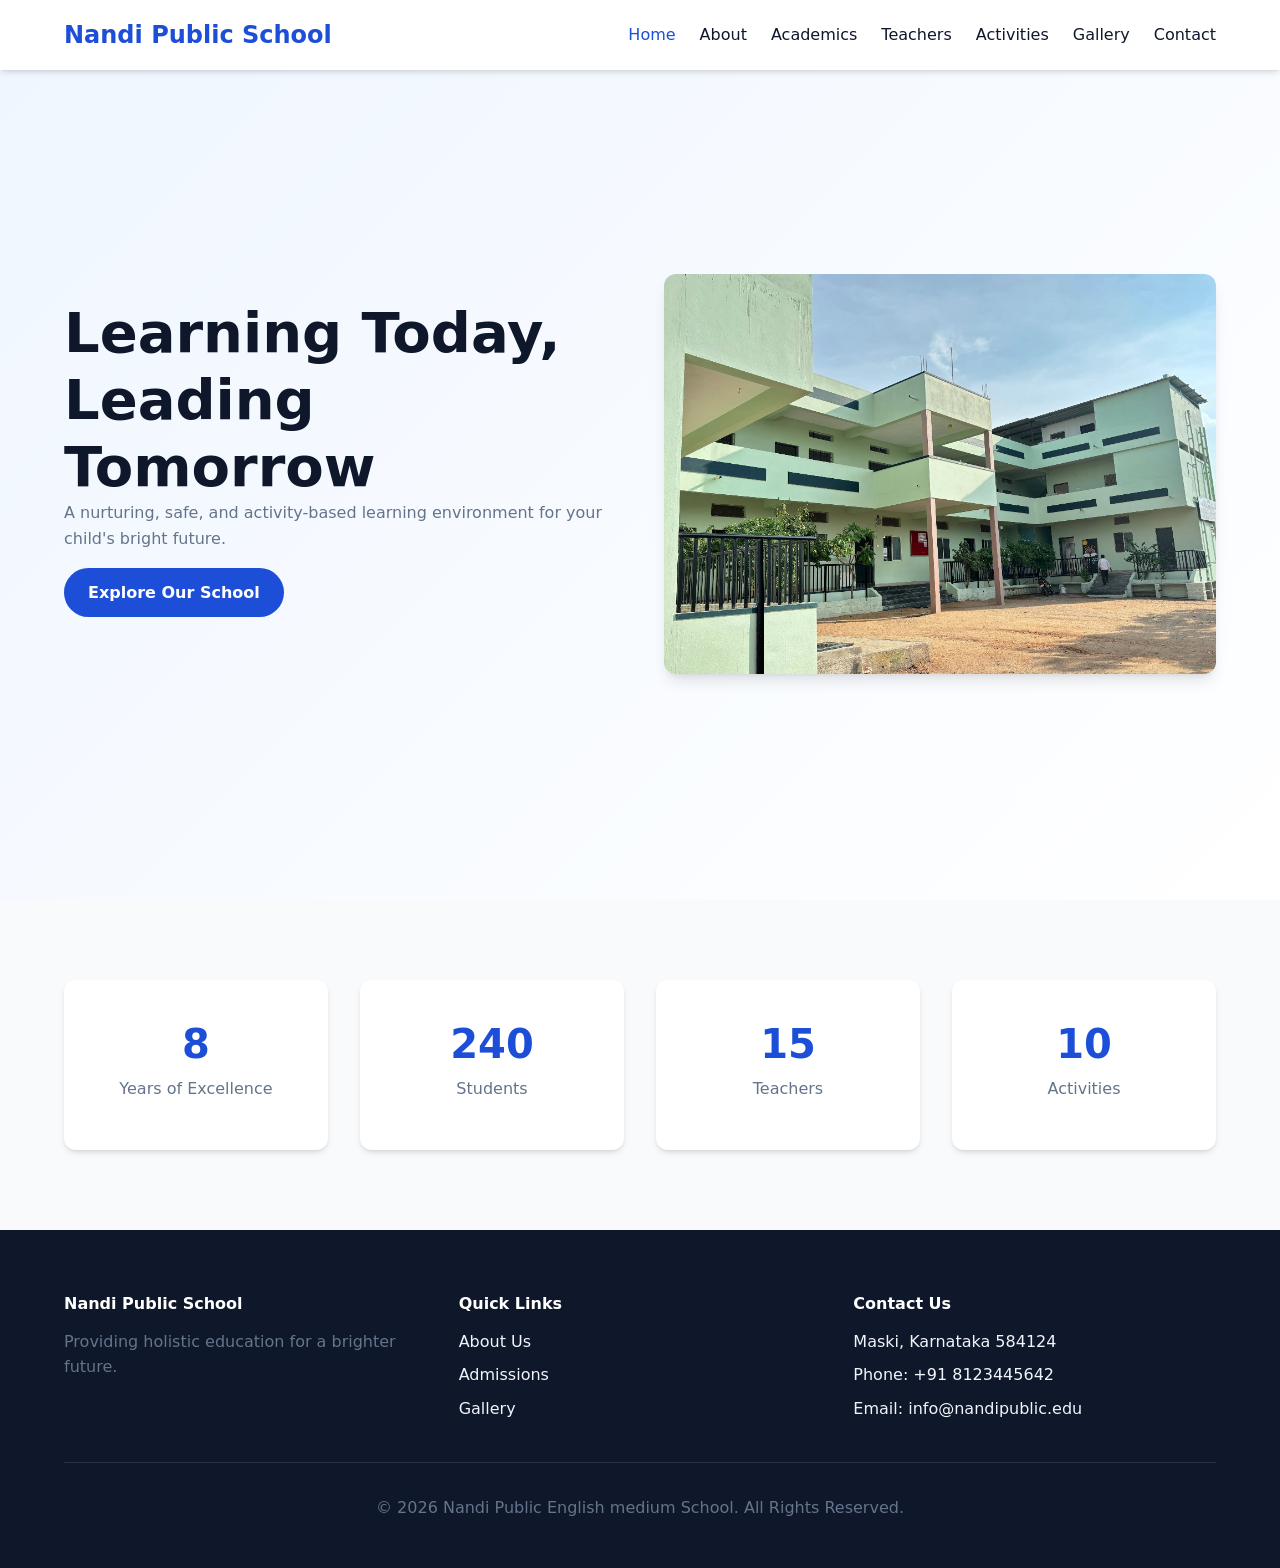
<file: index.html>
<!DOCTYPE html>
<html lang="en">

<head>
  <meta charset="UTF-8">
  <meta name="viewport" content="width=device-width, initial-scale=1.0">
  <meta name="description" content="Nandi Public English medium School - Providing quality primary education.">
  <title>Home | Nandi Public English medium School</title>
  <link rel="stylesheet" href="css/style.css">
</head>

<body>
   <!-- Header -->
  <header class="header">
    <div class="container">
      <a href="index.html" class="logo">Nandi Public School</a>
      <button class="hamburger">☰</button>
      <nav class="nav-links">
        <a href="index.html">Home</a>
        <a href="about.html">About</a>
        <a href="academics.html">Academics</a>
        <!-- <a href="admissions.html">Admissions</a> -->
        <a href="teachers.html">Teachers</a>
        <a href="activities.html">Activities</a>
        <a href="gallery.html">Gallery</a>
        <a href="contact.html">Contact</a>
      </nav>
    </div>
  </header>

  <!-- Hero Section -->
  <section class="hero">
    <div class="container">
      <div class="hero-content reveal">
        <h1>Learning Today, Leading Tomorrow</h1>
        <p>A nurturing, safe, and activity-based learning environment for your child's bright future.</p>
        <div class="hero-btns">
          <a href="about.html" class="btn btn-primary">Explore Our School</a>
          <!-- <a href="admissions.html" class="btn btn-outline">Admission Enquiry</a> -->
        </div>
      </div>
      <div class="hero-image reveal">
        <!-- Placeholder Image -->
        <div
          style="background: #e2e8f0; width: 100%; height: 400px; display: flex; align-items: center; justify-content: center; border-radius: var(--radius);">
          <span style="color: #64748b;"><img src="./images/nandi-public-school.png" alt=""></span>
        </div>
      </div>
    </div>
  </section>

  <!-- Stats Section -->
  <section class="section bg-light">
    <div class="container grid grid-4">
      <div class="stat-card card reveal">
        <div class="stat-number" data-target="15">0</div>
        <p>Years of Excellence</p>
      </div>
      <div class="stat-card card reveal">
        <div class="stat-number" data-target="500">0</div>
        <p>Students</p>
      </div>
      <div class="stat-card card reveal">
        <div class="stat-number" data-target="30">0</div>
        <p>Teachers</p>
      </div>
      <div class="stat-card card reveal">
        <div class="stat-number" data-target="20">0</div>
        <p>Activities</p>
      </div>
    </div>
  </section>

  <!-- Footer -->
  <footer class="footer">
    <div class="container">
      <div class="footer-grid">
        <div>
          <h4>Nandi Public School</h4>
          <p>Providing holistic education for a brighter future.</p>
        </div>
        <div>
          <h4>Quick Links</h4>
          <ul>
            <li><a href="about.html">About Us</a></li>
            <li><a href="admissions.html">Admissions</a></li>
            <li><a href="gallery.html">Gallery</a></li>
          </ul>
        </div>
        <div>
          <h4>Contact Us</h4>
          <ul>
            <li>Maski, Karnataka 584124</li>
            <li>Phone: +91 8123445642</li>
            <li>Email: info@nandipublic.edu</li>
          </ul>
        </div>
      </div>
      <div class="footer-bottom">
        <p>&copy; <span id="current-year"></span> Nandi Public English medium School. All Rights Reserved.</p>
      </div>
    </div>
  </footer>
  <script src="js/script.js"></script>
</body>

</html>
</file>
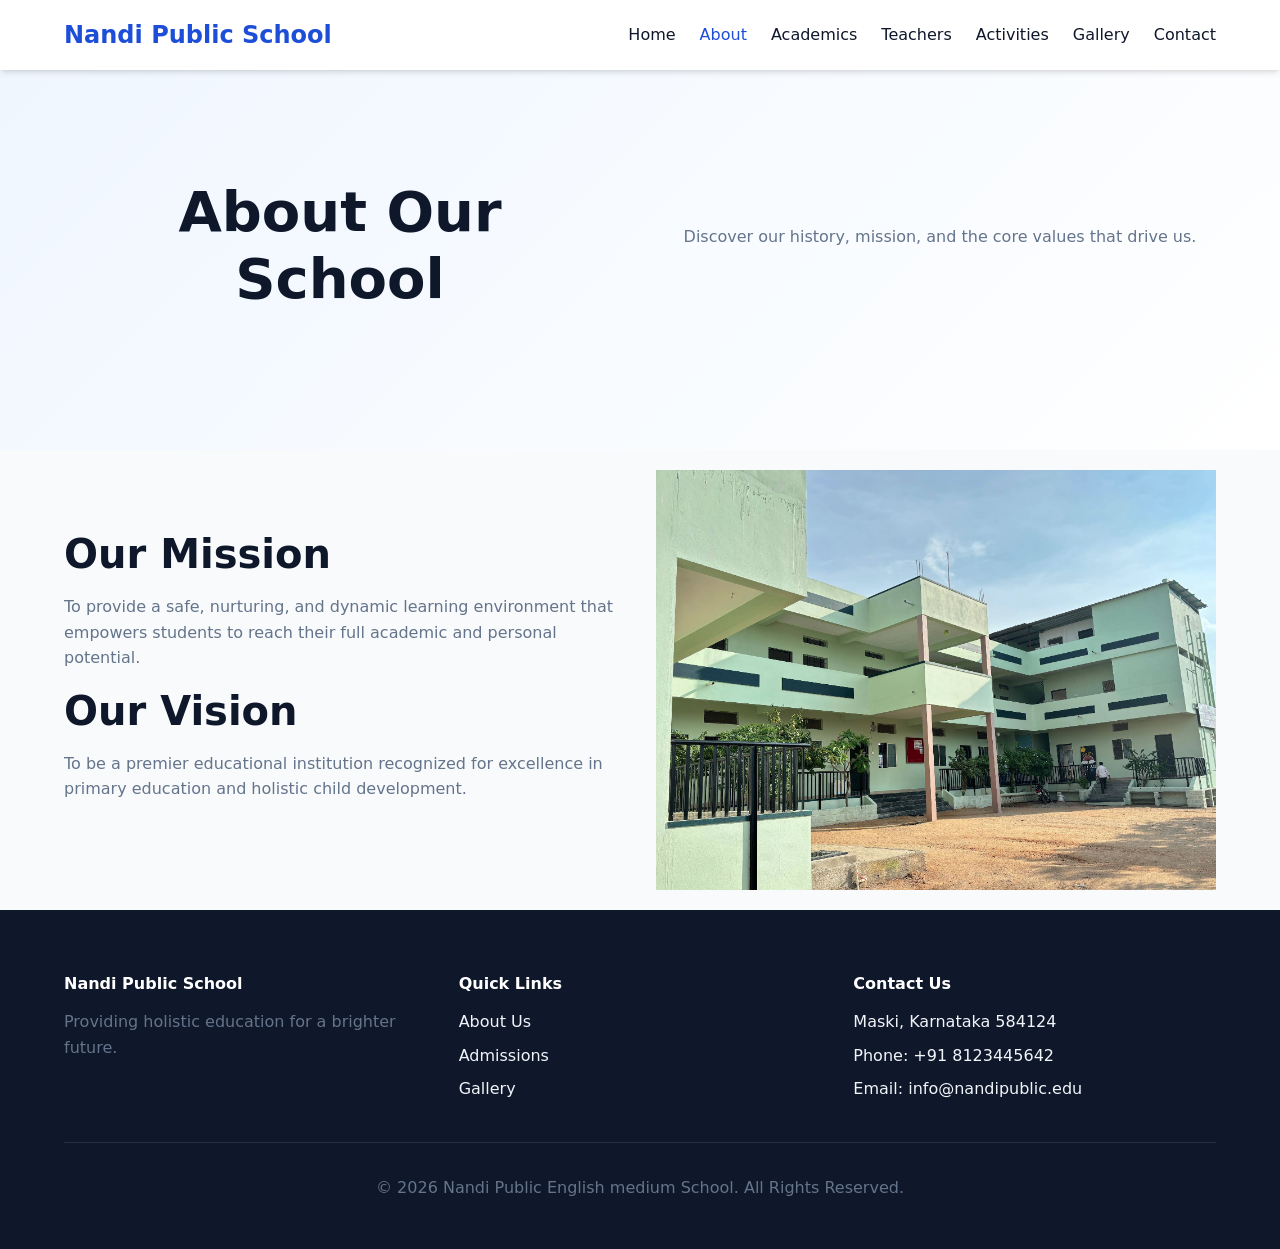
<file: about.html>
<!DOCTYPE html>
<html lang="en">

<head>
  <meta charset="UTF-8">
  <meta name="viewport" content="width=device-width, initial-scale=1.0">
  <title>About Us | Nandi Public English medium School</title>
  <link rel="stylesheet" href="css/style.css">
</head>

<body>
  <!-- Header -->
  <header class="header">
    <div class="container">
      <a href="index.html" class="logo">Nandi Public School</a>
      <button class="hamburger">☰</button>
      <nav class="nav-links">
        <a href="index.html">Home</a>
        <a href="about.html">About</a>
        <a href="academics.html">Academics</a>
        <!-- <a href="admissions.html">Admissions</a> -->
        <a href="teachers.html">Teachers</a>
        <a href="activities.html">Activities</a>
        <a href="gallery.html">Gallery</a>
        <a href="contact.html">Contact</a>
      </nav>
    </div>
  </header>

  <section class="hero" style="min-height: 50vh; padding-top: 120px;">
    <div class="container text-center reveal">
      <h1>About Our School</h1>
      <p>Discover our history, mission, and the core values that drive us.</p>
    </div>
  </section>

  <section class="section">
    <div class="container grid grid-2">
      <div class="reveal">
        <h2>Our Mission</h2>
        <p>To provide a safe, nurturing, and dynamic learning environment that empowers students to reach their full
          academic and personal potential.</p>
        <h2>Our Vision</h2>
        <p>To be a premier educational institution recognized for excellence in primary education and holistic child
          development.</p>
      </div>
      <div class="reveal">
        <!-- Placeholder -->
        <div
          style="background: #e2e8f0; width: 100%; height: 300px; display: flex; align-items: center; justify-content: center; border-radius: var(--radius);">
          <span style="color: #64748b;"> <img src="./images/nandi-public-school.png" alt="School Building"> </span>
        </div>
      </div>
    </div>
  </section>

   <!-- Footer -->
  <footer class="footer">
    <div class="container">
      <div class="footer-grid">
        <div>
          <h4>Nandi Public School</h4>
          <p>Providing holistic education for a brighter future.</p>
        </div>
        <div>
          <h4>Quick Links</h4>
          <ul>
            <li><a href="about.html">About Us</a></li>
            <li><a href="admissions.html">Admissions</a></li>
            <li><a href="gallery.html">Gallery</a></li>
          </ul>
        </div>
        <div>
          <h4>Contact Us</h4>
          <ul>
            <li>Maski, Karnataka 584124</li>
            <li>Phone: +91 8123445642</li>
            <li>Email: info@nandipublic.edu</li>
          </ul>
        </div>
      </div>
      <div class="footer-bottom">
        <p>&copy; <span id="current-year"></span> Nandi Public English medium School. All Rights Reserved.</p>
      </div>
    </div>
  </footer>
  
  <script src="js/script.js"></script>
</body>

</html>
</file>
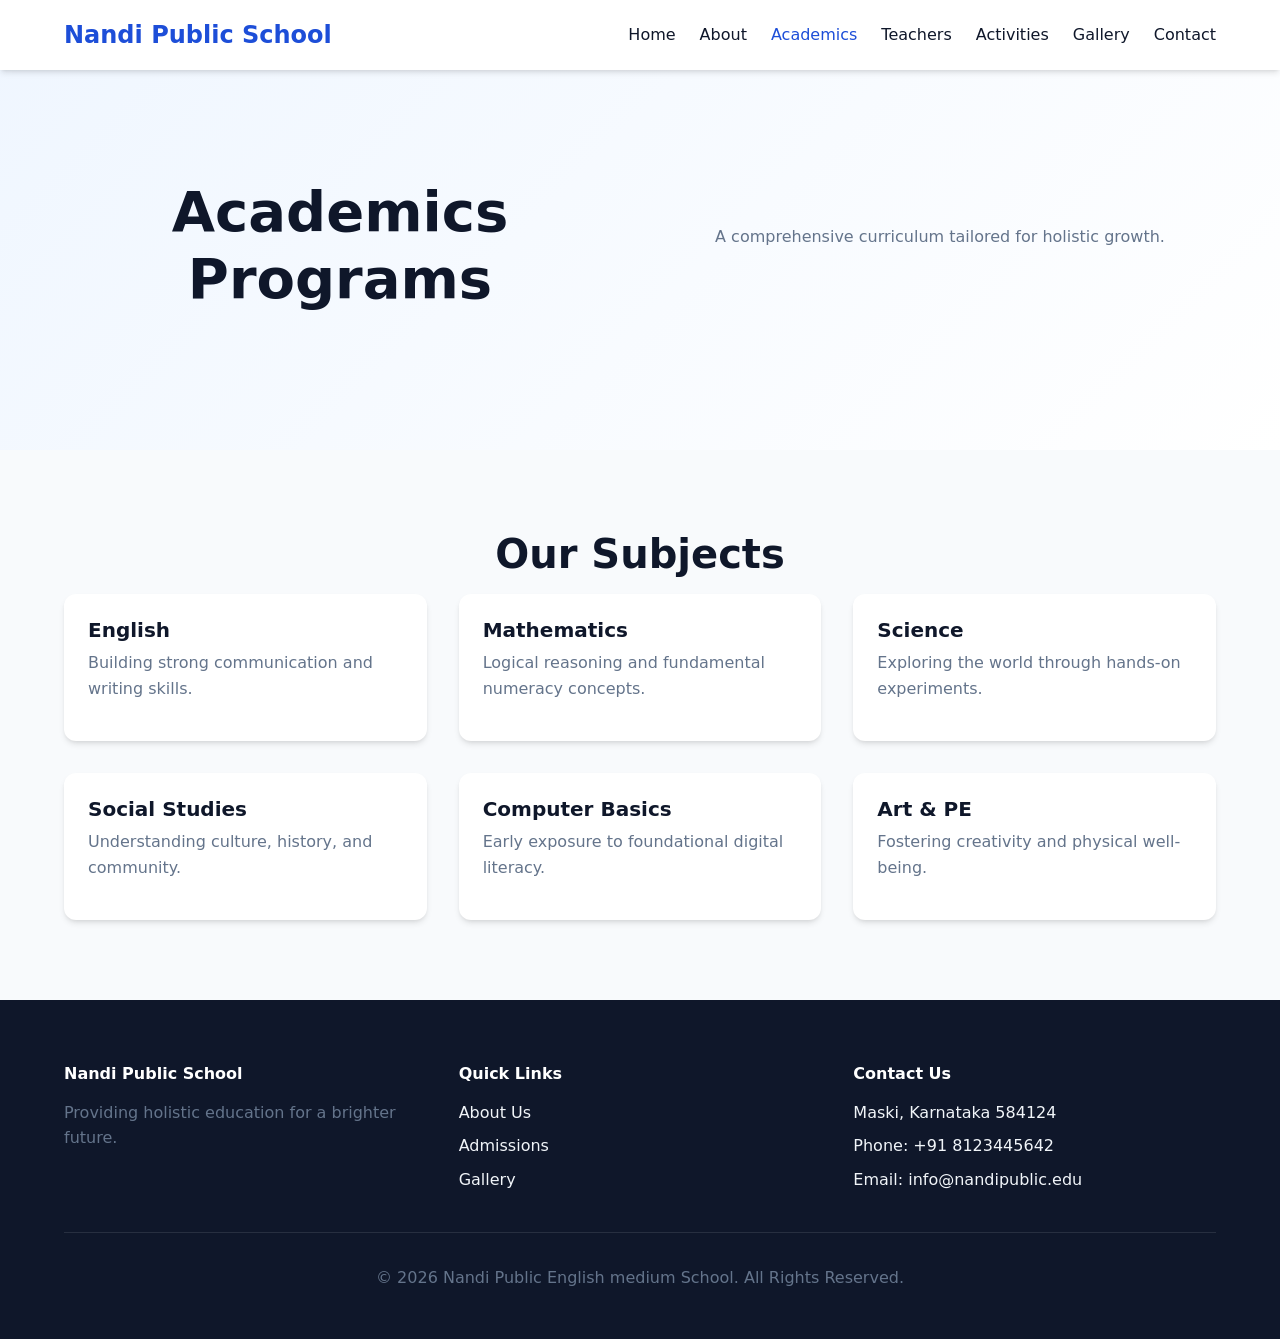
<file: academics.html>
<!DOCTYPE html>
<html lang="en">

<head>
  <meta charset="UTF-8">
  <meta name="viewport" content="width=device-width, initial-scale=1.0">
  <title>Academics | Nandi Public English medium School</title>
  <link rel="stylesheet" href="css/style.css">
</head>

<body>
   <!-- Header -->
  <header class="header">
    <div class="container">
      <a href="index.html" class="logo">Nandi Public School</a>
      <button class="hamburger">☰</button>
      <nav class="nav-links">
        <a href="index.html">Home</a>
        <a href="about.html">About</a>
        <a href="academics.html">Academics</a>
        <!-- <a href="admissions.html">Admissions</a> -->
        <a href="teachers.html">Teachers</a>
        <a href="activities.html">Activities</a>
        <a href="gallery.html">Gallery</a>
        <a href="contact.html">Contact</a>
      </nav>
    </div>
  </header>

  <section class="hero" style="min-height: 50vh; padding-top: 120px;">
    <div class="container text-center reveal">
      <h1>Academics Programs</h1>
      <p>A comprehensive curriculum tailored for holistic growth.</p>
    </div>
  </section>

  <section class="section">
    <div class="container">
      <h2 class="text-center reveal">Our Subjects</h2>
      <div class="grid grid-3 reveal">
        <div class="card">
          <h3>English</h3>
          <p>Building strong communication and writing skills.</p>
        </div>
        <div class="card">
          <h3>Mathematics</h3>
          <p>Logical reasoning and fundamental numeracy concepts.</p>
        </div>
        <div class="card">
          <h3>Science</h3>
          <p>Exploring the world through hands-on experiments.</p>
        </div>
        <div class="card">
          <h3>Social Studies</h3>
          <p>Understanding culture, history, and community.</p>
        </div>
        <div class="card">
          <h3>Computer Basics</h3>
          <p>Early exposure to foundational digital literacy.</p>
        </div>
        <div class="card">
          <h3>Art & PE</h3>
          <p>Fostering creativity and physical well-being.</p>
        </div>
      </div>
    </div>
  </section>

  <!-- Footer -->
  <footer class="footer">
    <div class="container">
      <div class="footer-grid">
        <div>
          <h4>Nandi Public School</h4>
          <p>Providing holistic education for a brighter future.</p>
        </div>
        <div>
          <h4>Quick Links</h4>
          <ul>
            <li><a href="about.html">About Us</a></li>
            <li><a href="admissions.html">Admissions</a></li>
            <li><a href="gallery.html">Gallery</a></li>
          </ul>
        </div>
        <div>
          <h4>Contact Us</h4>
          <ul>
            <li>Maski, Karnataka 584124</li>
            <li>Phone: +91 8123445642</li>
            <li>Email: info@nandipublic.edu</li>
          </ul>
        </div>
      </div>
      <div class="footer-bottom">
        <p>&copy; <span id="current-year"></span> Nandi Public English medium School. All Rights Reserved.</p>
      </div>
    </div>
  </footer>
  <script src="js/script.js"></script>
</body>

</html>
</file>
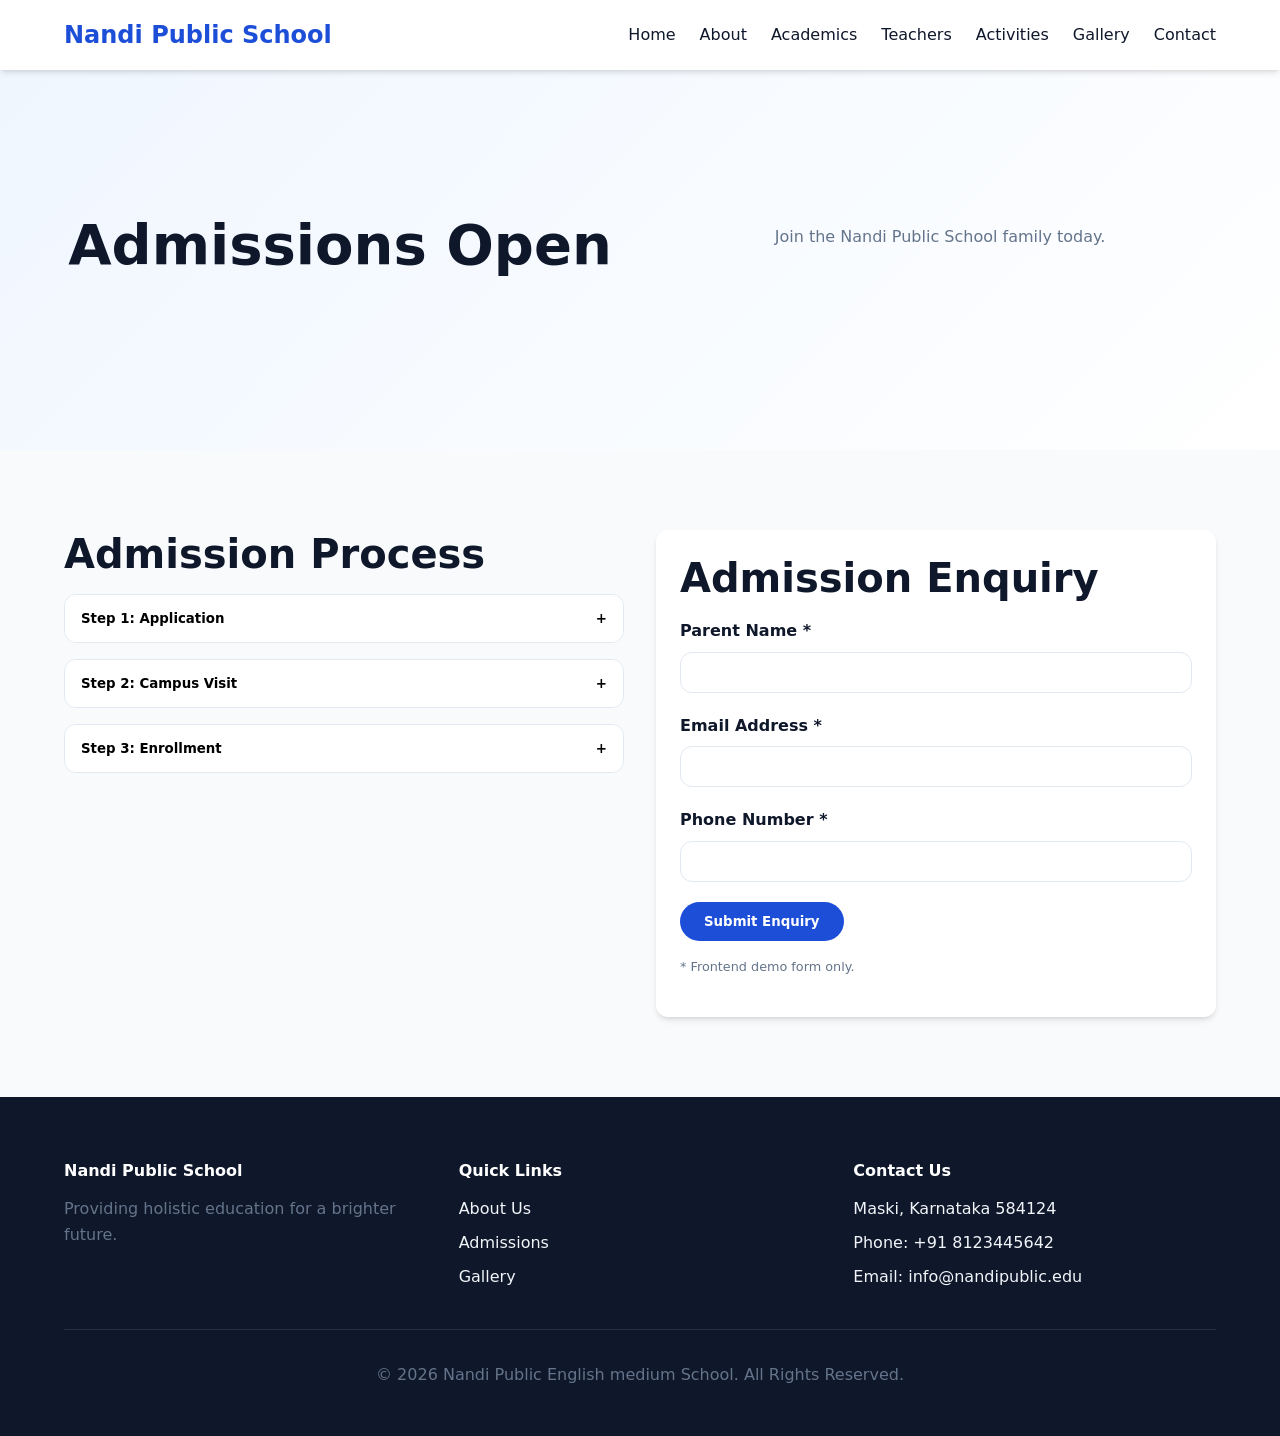
<file: admissions.html>
<!DOCTYPE html>
<html lang="en">

<head>
  <meta charset="UTF-8">
  <meta name="viewport" content="width=device-width, initial-scale=1.0">
  <title>Admissions | Nandi Public English medium School</title>
  <link rel="stylesheet" href="css/style.css">
</head>

<body>
   <!-- Header -->
  <header class="header">
    <div class="container">
      <a href="index.html" class="logo">Nandi Public School</a>
      <button class="hamburger">☰</button>
      <nav class="nav-links">
        <a href="index.html">Home</a>
        <a href="about.html">About</a>
        <a href="academics.html">Academics</a>
        <!-- <a href="admissions.html">Admissions</a> -->
        <a href="teachers.html">Teachers</a>
        <a href="activities.html">Activities</a>
        <a href="gallery.html">Gallery</a>
        <a href="contact.html">Contact</a>
      </nav>
    </div>
  </header>

  <section class="hero" style="min-height: 50vh; padding-top: 120px;">
    <div class="container text-center reveal">
      <h1>Admissions Open</h1>
      <p>Join the Nandi Public School family today.</p>
    </div>
  </section>

  <section class="section">
    <div class="container grid grid-2">
      <div class="reveal">
        <h2>Admission Process</h2>
        <div class="accordion-item">
          <button class="accordion-header" aria-expanded="false">Step 1: Application <span>+</span></button>
          <div class="accordion-content">
            <p>Submit the online enquiry form below to start.</p>
          </div>
        </div>
        <div class="accordion-item">
          <button class="accordion-header" aria-expanded="false">Step 2: Campus Visit <span>+</span></button>
          <div class="accordion-content">
            <p>We will schedule a campus tour for parents and child.</p>
          </div>
        </div>
        <div class="accordion-item">
          <button class="accordion-header" aria-expanded="false">Step 3: Enrollment <span>+</span></button>
          <div class="accordion-content">
            <p>Submit required documents (Birth Certificate, Photos).</p>
          </div>
        </div>
      </div>

      <div class="card reveal">
        <h2>Admission Enquiry</h2>
        <div class="form-success">Thank you! Your enquiry has been submitted.</div>
        <form class="validate-form" novalidate>
          <div class="form-group">
            <label class="form-label">Parent Name *</label>
            <input type="text" class="form-control" required>
            <div class="form-error">This field is required.</div>
          </div>
          <div class="form-group">
            <label class="form-label">Email Address *</label>
            <input type="email" class="form-control" required pattern="[a-z0-9._%+-]+@[a-z0-9.-]+\.[a-z]{2,}$">
            <div class="form-error">Please enter a valid email.</div>
          </div>
          <div class="form-group">
            <label class="form-label">Phone Number *</label>
            <input type="tel" class="form-control" required>
            <div class="form-error">Phone number is required.</div>
          </div>
          <button type="submit" class="btn btn-primary">Submit Enquiry</button>
          <p style="font-size: 0.8rem; margin-top: 1rem;">* Frontend demo form only.</p>
        </form>
      </div>
    </div>
  </section>

   <!-- Footer -->
  <footer class="footer">
    <div class="container">
      <div class="footer-grid">
        <div>
          <h4>Nandi Public School</h4>
          <p>Providing holistic education for a brighter future.</p>
        </div>
        <div>
          <h4>Quick Links</h4>
          <ul>
            <li><a href="about.html">About Us</a></li>
            <li><a href="admissions.html">Admissions</a></li>
            <li><a href="gallery.html">Gallery</a></li>
          </ul>
        </div>
        <div>
          <h4>Contact Us</h4>
          <ul>
            <li>Maski, Karnataka 584124</li>
            <li>Phone: +91 8123445642</li>
            <li>Email: info@nandipublic.edu</li>
          </ul>
        </div>
      </div>
      <div class="footer-bottom">
        <p>&copy; <span id="current-year"></span> Nandi Public English medium School. All Rights Reserved.</p>
      </div>
    </div>
  </footer>
  <script src="js/script.js"></script>
</body>

</html>
</file>
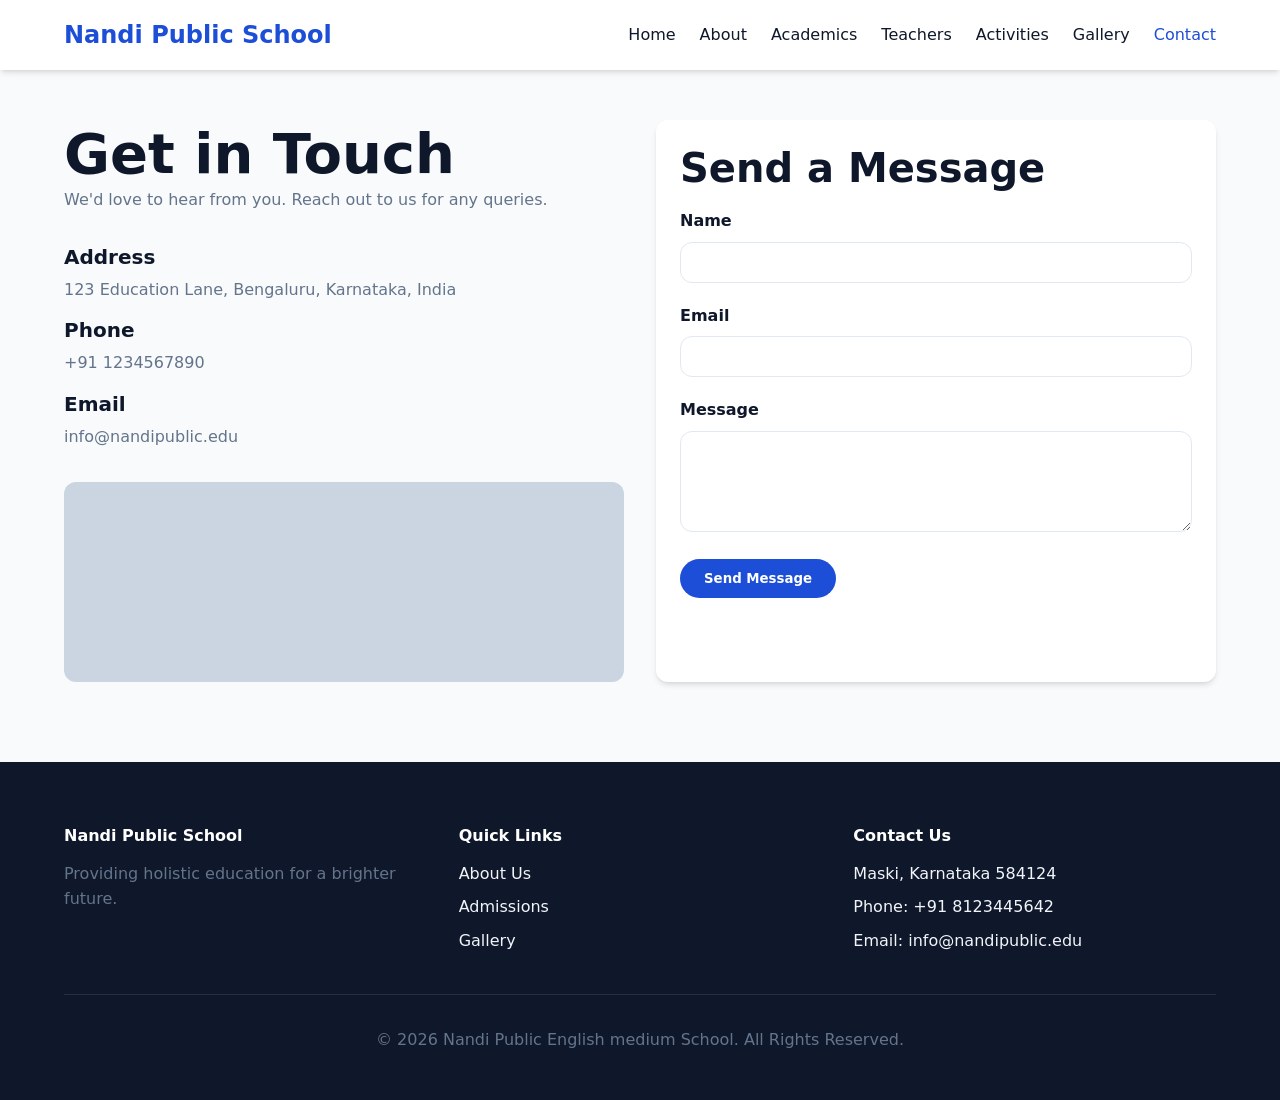
<file: contact.html>
<!DOCTYPE html>
<html lang="en">

<head>
  <meta charset="UTF-8">
  <meta name="viewport" content="width=device-width, initial-scale=1.0">
  <title>Contact Us | Nandi Public English medium School</title>
  <link rel="stylesheet" href="css/style.css">
</head>

<body>
   <!-- Header -->
  <header class="header">
    <div class="container">
      <a href="index.html" class="logo">Nandi Public School</a>
      <button class="hamburger">☰</button>
      <nav class="nav-links">
        <a href="index.html">Home</a>
        <a href="about.html">About</a>
        <a href="academics.html">Academics</a>
        <!-- <a href="admissions.html">Admissions</a> -->
        <a href="teachers.html">Teachers</a>
        <a href="activities.html">Activities</a>
        <a href="gallery.html">Gallery</a>
        <a href="contact.html">Contact</a>
      </nav>
    </div>
  </header>

  <section class="section" style="padding-top: 120px;">
    <div class="container grid grid-2">
      <div class="reveal">
        <h1>Get in Touch</h1>
        <p>We'd love to hear from you. Reach out to us for any queries.</p>
        <div style="margin-top:2rem;">
          <h3>Address</h3>
          <p>123 Education Lane, Bengaluru, Karnataka, India</p>
          <h3>Phone</h3>
          <p>+91 1234567890</p>
          <h3>Email</h3>
          <p>info@nandipublic.edu</p>
        </div>
        <!-- Map Placeholder -->
        <div
          style="width:100%; height:200px; background:#cbd5e1; border-radius:var(--radius); display:flex; align-items:center; justify-content:center; margin-top:2rem; padding:20px;">
          <span ><iframe src="https://www.google.com/maps/embed?pb=!1m14!1m8!1m3!1d30690.720473552792!2d76.62563511083984!3d15.943608200000014!3m2!1i1024!2i768!4f13.1!3m3!1m2!1s0x3bb7e53df20f52f5%3A0x267977279c8ef203!2sNandi%20Public%20English%20medium%20School%20Maski!5e0!3m2!1sen!2sin!4v1791001553973!5m2!1sen!2sin" style="border:0;" allowfullscreen="" loading="lazy" referrerpolicy="strict-origin-when-cross-origin"></iframe></span>
        </div>
      </div>
      <div class="card reveal">
        <h2>Send a Message</h2>
        <div class="form-success">Message sent successfully!</div>
        <form class="validate-form" novalidate>
          <div class="form-group"><label class="form-label">Name</label><input type="text" class="form-control"
              required>
            <div class="form-error">Required</div>
          </div>
          <div class="form-group"><label class="form-label">Email</label><input type="email" class="form-control"
              required>
            <div class="form-error">Valid email required</div>
          </div>
          <div class="form-group"><label class="form-label">Message</label><textarea class="form-control" rows="5"
              required></textarea>
            <div class="form-error">Required</div>
          </div>
          <button type="submit" class="btn btn-primary">Send Message</button>
        </form>
      </div>
    </div>
  </section>

  <footer class="footer">
    <div class="container">
      <div class="footer-grid">
        <div>
          <h4>Nandi Public School</h4>
          <p>Providing holistic education for a brighter future.</p>
        </div>
        <div>
          <h4>Quick Links</h4>
          <ul>
            <li><a href="about.html">About Us</a></li>
            <li><a href="admissions.html">Admissions</a></li>
            <li><a href="gallery.html">Gallery</a></li>
          </ul>
        </div>
        <div>
          <h4>Contact Us</h4>
          <ul>
            <li>Maski, Karnataka 584124</li>
            <li>Phone: +91 8123445642</li>
            <li>Email: info@nandipublic.edu</li>
          </ul>
        </div>
      </div>
      <div class="footer-bottom">
        <p>&copy; <span id="current-year"></span> Nandi Public English medium School. All Rights Reserved.</p>
      </div>
    </div>
  </footer>
  <script src="js/script.js"></script>
</body>

</html>
</file>
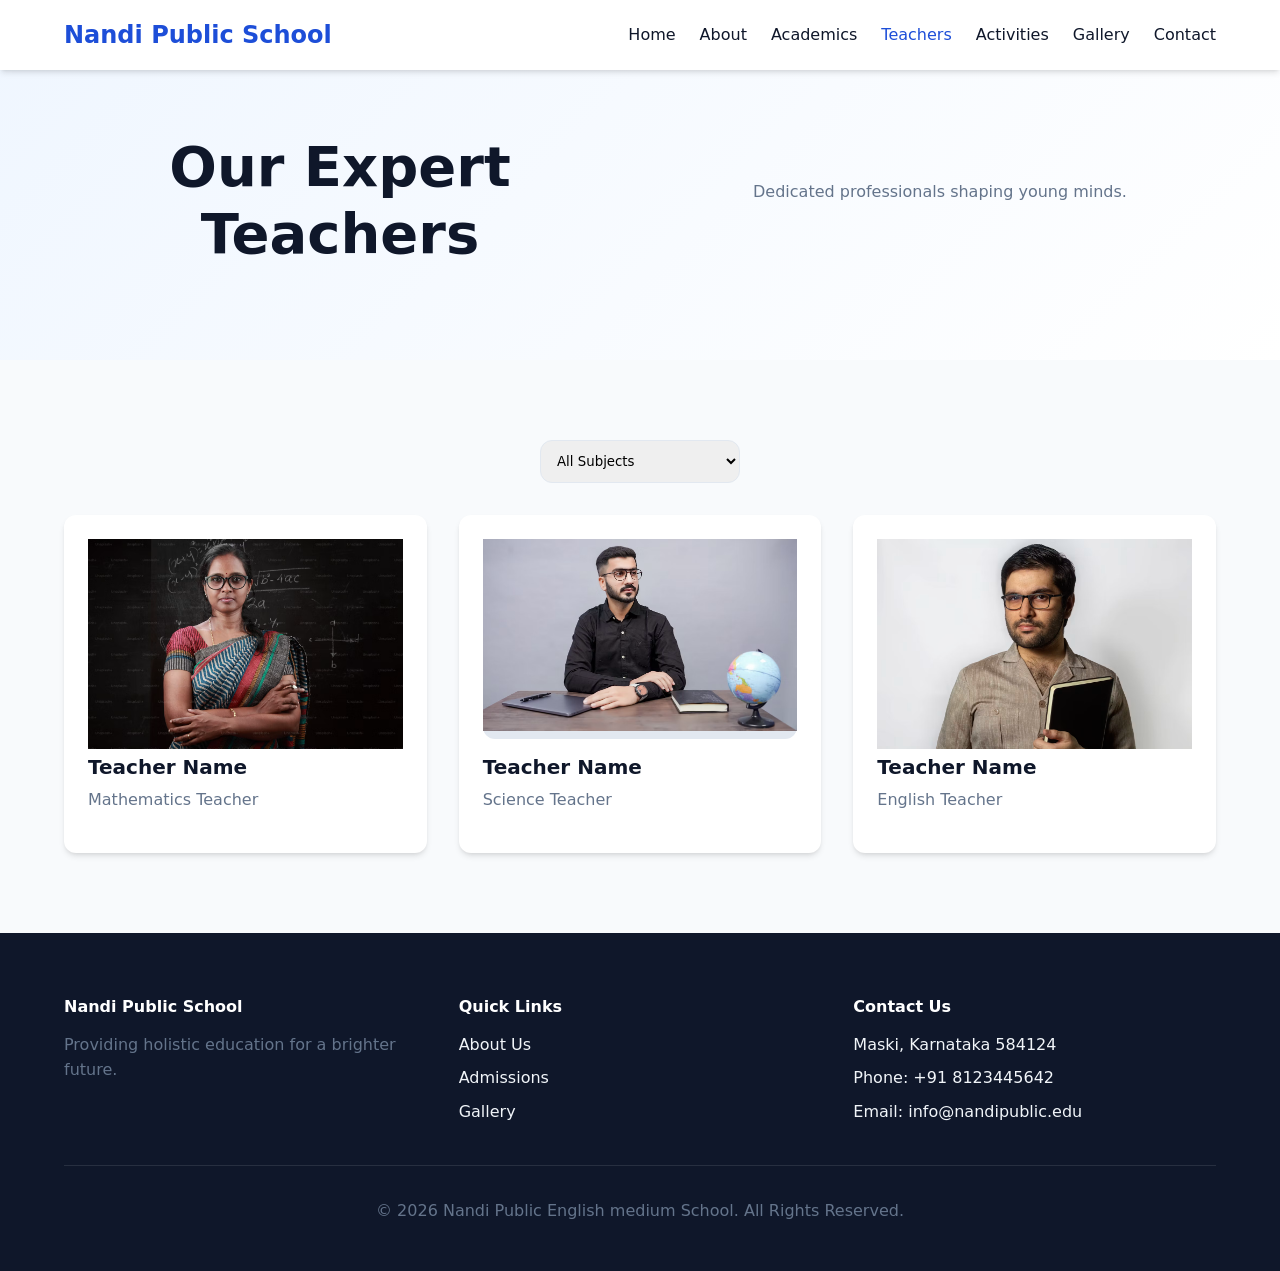
<file: teachers.html>
<!DOCTYPE html>
<html lang="en">

<head>
  <meta charset="UTF-8">
  <meta name="viewport" content="width=device-width, initial-scale=1.0">
  <title>Teachers | Nandi Public English medium School</title>
  <link rel="stylesheet" href="css/style.css">
</head>

<body>
   <!-- Header -->
  <header class="header">
    <div class="container">
      <a href="index.html" class="logo">Nandi Public School</a>
      <button class="hamburger">☰</button>
      <nav class="nav-links">
        <a href="index.html">Home</a>
        <a href="about.html">About</a>
        <a href="academics.html">Academics</a>
        <!-- <a href="admissions.html">Admissions</a> -->
        <a href="teachers.html">Teachers</a>
        <a href="activities.html">Activities</a>
        <a href="gallery.html">Gallery</a>
        <a href="contact.html">Contact</a>
      </nav>
    </div>
  </header>

  <section class="hero" style="min-height: 40vh; padding-top: 120px;">
    <div class="container text-center reveal">
      <h1>Our Expert Teachers</h1>
      <p>Dedicated professionals shaping young minds.</p>
    </div>
  </section>

  <section class="section">
    <div class="container reveal">
      <div style="display: flex; gap: 1rem; margin-bottom: 2rem; justify-content: center; flex-wrap: wrap;">
        <!-- <input type="text" id="teacher-search" class="form-control" placeholder="Search teacher name..."
          style="max-width: 300px;"> -->
        <select id="teacher-category" class="form-control" style="max-width: 200px;">
          <option value="all">All Subjects</option>
          <option value="math">Mathematics</option>
          <option value="science">Science</option>
          <option value="language">Language</option>
        </select>
      </div>

      <div class="grid grid-3" id="teachers-grid">
        <div class="card teacher-card" data-name="sarah smith" data-subject="math">
          <div style="height:200px; background:#e2e8f0; margin-bottom:1rem; border-radius:var(--radius);">
            <img src="./images/teachers/teacher1.avif" alt="Sarah Smith">
          </div>
          <h3>Teacher Name</h3>
          <p>Mathematics Teacher</p>
        </div>
        <div class="card teacher-card" data-name="john doe" data-subject="science">
          <div style="height:200px; background:#e2e8f0; margin-bottom:1rem; border-radius:var(--radius);">
            <img src="./images/teachers/teacher2.avif" alt="John Doe">
          </div>
          <h3>Teacher Name</h3>
          <p>Science Teacher</p>
        </div>
        <div class="card teacher-card" data-name="emily chen" data-subject="language">
          <div style="height:200px; background:#e2e8f0; margin-bottom:1rem; border-radius:var(--radius);">
            <img src="./images/teachers/teacher3.avif" alt="Emily Chen">
          </div>
          <h3>Teacher Name</h3>
          <p>English Teacher</p>
        </div>
      </div>
    </div>
  </section>

  <!-- Footer -->
  <footer class="footer">
    <div class="container">
      <div class="footer-grid">
        <div>
          <h4>Nandi Public School</h4>
          <p>Providing holistic education for a brighter future.</p>
        </div>
        <div>
          <h4>Quick Links</h4>
          <ul>
            <li><a href="about.html">About Us</a></li>
            <li><a href="admissions.html">Admissions</a></li>
            <li><a href="gallery.html">Gallery</a></li>
          </ul>
        </div>
        <div>
          <h4>Contact Us</h4>
          <ul>
            <li>Maski, Karnataka 584124</li>
            <li>Phone: +91 8123445642</li>
            <li>Email: info@nandipublic.edu</li>
          </ul>
        </div>
      </div>
      <div class="footer-bottom">
        <p>&copy; <span id="current-year"></span> Nandi Public English medium School. All Rights Reserved.</p>
      </div>
    </div>
  </footer>
  <script src="js/script.js"></script>
</body>

</html>
</file>
<file: css/style.css>
/* ================================
   GLOBAL VARIABLES & RESET
   ================================ */
:root {
  --primary: #1d4ed8;
  --primary-light: #eff6ff;
  --secondary: #fbbf24;
  --accent: #10b981;
  --background: #f8fafc;
  --surface: #ffffff;
  --text: #0f172a;
  --text-muted: #64748b;
  --border: #e2e8f0;
  --shadow: 0 4px 6px -1px rgb(0 0 0 / 0.1), 0 2px 4px -2px rgb(0 0 0 / 0.1);
  --shadow-lg: 0 10px 15px -3px rgb(0 0 0 / 0.1), 0 4px 6px -4px rgb(0 0 0 / 0.1);
  --radius: 0.75rem;
  --transition: all 0.3s ease;
  --font-main: 'Segoe UI', system-ui, sans-serif;
}

*,
*::before,
*::after {
  box-sizing: border-box;
  margin: 0;
  padding: 0;
}

html {
  scroll-behavior: smooth;
}

body {
  font-family: var(--font-main);
  background-color: var(--background);
  color: var(--text);
  line-height: 1.6;
  overflow-x: hidden;
}

img {
  max-width: 100%;
  height: auto;
  display: block;
}

a {
  text-decoration: none;
  color: inherit;
}

ul {
  list-style: none;
}

button {
  cursor: pointer;
  border: none;
  background: none;
  font-family: inherit;
}

/* Typography */
h1,
h2,
h3,
h4 {
  line-height: 1.2;
  font-weight: 700;
  color: var(--text);
}

h1 {
  font-size: clamp(2rem, 5vw, 3.5rem);
}

h2 {
  font-size: clamp(1.75rem, 4vw, 2.5rem);
  margin-bottom: 1rem;
}

h3 {
  font-size: 1.25rem;
  margin-bottom: 0.5rem;
}

p {
  color: var(--text-muted);
  margin-bottom: 1rem;
}

/* Utilities */
.container {
  width: 100%;
  max-width: 1200px;
  margin: 0 auto;
  padding: 0 1.5rem;
}

.section {
  padding: 5rem 0;
}

.text-center {
  text-align: center;
}

.grid {
  display: grid;
  gap: 2rem;
}

.grid-2 {
  grid-template-columns: 1fr;
}

.grid-3 {
  grid-template-columns: 1fr;
}

.grid-4 {
  grid-template-columns: 1fr;
}

@media (min-width: 768px) {
  .grid-2 {
    grid-template-columns: repeat(2, 1fr);
  }

  .grid-3 {
    grid-template-columns: repeat(2, 1fr);
  }

  .grid-4 {
    grid-template-columns: repeat(2, 1fr);
  }
}

@media (min-width: 1024px) {
  .grid-3 {
    grid-template-columns: repeat(3, 1fr);
  }

  .grid-4 {
    grid-template-columns: repeat(4, 1fr);
  }
}

/* Buttons */
.btn {
  display: inline-block;
  padding: 0.75rem 1.5rem;
  border-radius: 2rem;
  font-weight: 600;
  text-align: center;
  transition: var(--transition);
}

.btn-primary {
  background: var(--primary);
  color: #fff;
}

.btn-primary:hover {
  background: #1e3a8a;
}

.btn-secondary {
  background: var(--secondary);
  color: var(--text);
}

.btn-secondary:hover {
  background: #f59e0b;
}

.btn-outline {
  border: 2px solid var(--primary);
  color: var(--primary);
}

.btn-outline:hover {
  background: var(--primary);
  color: #fff;
}

/* ================================
   HEADER & NAVIGATION
   ================================ */
.header {
  position: fixed;
  top: 0;
  left: 0;
  width: 100%;
  background: var(--surface);
  box-shadow: var(--shadow);
  z-index: 1000;
  transition: var(--transition);
}

.header .container {
  display: flex;
  justify-content: space-between;
  align-items: center;
  height: 70px;
}

.logo {
  font-size: 1.5rem;
  font-weight: 800;
  color: var(--primary);
}

.nav-links {
  display: flex;
  gap: 1.5rem;
}

.nav-links a {
  font-weight: 500;
  transition: color 0.2s;
}

.nav-links a:hover,
.nav-links a.active {
  color: var(--primary);
}

.hamburger {
  display: none;
  font-size: 1.5rem;
  background: none;
  border: none;
  color: var(--text);
  cursor: pointer;
}

@media (max-width: 1023px) {
  .hamburger {
    display: block;
  }

  .nav-links {
    position: fixed;
    top: 70px;
    left: -100%;
    width: 100%;
    height: calc(100vh - 70px);
    background: var(--surface);
    flex-direction: column;
    align-items: center;
    padding-top: 2rem;
    transition: var(--transition);
  }

  .nav-links.nav-active {
    left: 0;
  }
}

/* ================================
   HERO SECTION
   ================================ */
.hero {
  padding: 8rem 0 5rem;
  background: linear-gradient(135deg, var(--primary-light) 0%, #ffffff 100%);
  min-height: 100vh;
  display: flex;
  align-items: center;
}

.hero-content {
  margin-bottom: 2rem;
}

.hero-btns {
  display: flex;
  gap: 1rem;
  flex-wrap: wrap;
}

.hero-image {
  border-radius: var(--radius);
  overflow: hidden;
  box-shadow: var(--shadow-lg);
}

@media (min-width: 768px) {
  .hero .container {
    display: grid;
    grid-template-columns: 1fr 1fr;
    gap: 3rem;
    align-items: center;
  }
}

/* ================================
   COMPONENTS (Cards, Forms, etc.)
   ================================ */
.card {
  background: var(--surface);
  border-radius: var(--radius);
  padding: 1.5rem;
  box-shadow: var(--shadow);
  transition: transform 0.3s ease;
}

.card:hover {
  transform: translateY(-5px);
}

.card-icon {
  width: 48px;
  height: 48px;
  margin-bottom: 1rem;
  color: var(--primary);
}

.stat-card {
  text-align: center;
  padding: 2rem;
}

.stat-number {
  font-size: 2.5rem;
  font-weight: 700;
  color: var(--primary);
}

/* Forms */
.form-group {
  margin-bottom: 1.25rem;
}

.form-label {
  display: block;
  font-weight: 600;
  margin-bottom: 0.5rem;
}

.form-control {
  width: 100%;
  padding: 0.75rem;
  border: 1px solid var(--border);
  border-radius: var(--radius);
  font-family: inherit;
}

.form-control:focus {
  outline: 2px solid var(--primary);
}

.form-error {
  color: #ef4444;
  font-size: 0.875rem;
  display: none;
  margin-top: 0.25rem;
}

.form-success {
  color: var(--accent);
  display: none;
  padding: 1rem;
  background: #ecfdf5;
  border-radius: var(--radius);
  margin-bottom: 1rem;
}

/* ================================
   GALLERY & LIGHTBOX
   ================================ */
.gallery-filters {
  display: flex;
  justify-content: center;
  gap: 1rem;
  flex-wrap: wrap;
  margin-bottom: 2rem;
}

.filter-btn {
  padding: 0.5rem 1rem;
  border-radius: 2rem;
  background: var(--surface);
  border: 1px solid var(--border);
}

.filter-btn.active {
  background: var(--primary);
  color: #fff;
}

.gallery-item {
  border-radius: var(--radius);
  overflow: hidden;
  cursor: pointer;
  position: relative;
}

.gallery-item img {
  transition: transform 0.3s ease;
  width: 100%;
  height: 250px;
  object-fit: cover;
}

.gallery-item:hover img {
  transform: scale(1.05);
}

.lightbox {
  position: fixed;
  top: 0;
  left: 0;
  width: 100%;
  height: 100%;
  background: rgba(0, 0, 0, 0.9);
  z-index: 2000;
  display: flex;
  justify-content: center;
  align-items: center;
  opacity: 0;
  pointer-events: none;
  transition: opacity 0.3s ease;
}

.lightbox.active {
  opacity: 1;
  pointer-events: auto;
}

.lightbox img {
  max-width: 90%;
  max-height: 90vh;
  border-radius: 8px;
}

.lightbox-close,
.lightbox-prev,
.lightbox-next {
  position: absolute;
  color: #fff;
  font-size: 2rem;
  cursor: pointer;
  background: none;
  border: none;
}

.lightbox-close {
  top: 20px;
  right: 30px;
}

.lightbox-prev {
  left: 20px;
  top: 50%;
  transform: translateY(-50%);
}

.lightbox-next {
  right: 20px;
  top: 50%;
  transform: translateY(-50%);
}

/* ================================
   FOOTER
   ================================ */
.footer {
  background: var(--text);
  color: #f1f5f9;
  padding: 4rem 0 2rem;
}

.footer-grid {
  display: grid;
  grid-template-columns: repeat(auto-fit, minmax(200px, 1fr));
  gap: 2rem;
  margin-bottom: 2rem;
}

.footer h4 {
  color: #fff;
  margin-bottom: 1rem;
}

.footer ul li {
  margin-bottom: 0.5rem;
}

.footer a:hover {
  color: var(--secondary);
}

.footer-bottom {
  text-align: center;
  padding-top: 2rem;
  border-top: 1px solid rgba(255, 255, 255, 0.1);
}

/* ================================
   ANIMATIONS & ACCESSIBILITY
   ================================ */
.reveal {
  opacity: 0;
  transform: translateY(30px);
  transition: all 0.6s ease-out;
}

.reveal.active {
  opacity: 1;
  transform: translateY(0);
}

:focus-visible {
  outline: 3px solid var(--secondary);
  outline-offset: 2px;
}

@media (prefers-reduced-motion: reduce) {

  *,
  *::before,
  *::after {
    animation-duration: 0.01ms !important;
    transition-duration: 0.01ms !important;
  }
}

/* Misc Components */
.accordion-item {
  border: 1px solid var(--border);
  border-radius: var(--radius);
  margin-bottom: 1rem;
  overflow: hidden;
}

.accordion-header {
  width: 100%;
  padding: 1rem;
  text-align: left;
  background: var(--surface);
  font-weight: 600;
  display: flex;
  justify-content: space-between;
}

.accordion-content {
  padding: 0 1rem;
  max-height: 0;
  overflow: hidden;
  transition: max-height 0.3s ease;
}

.accordion-item.active .accordion-content {
  padding: 1rem;
  max-height: 500px;
}
</file>
